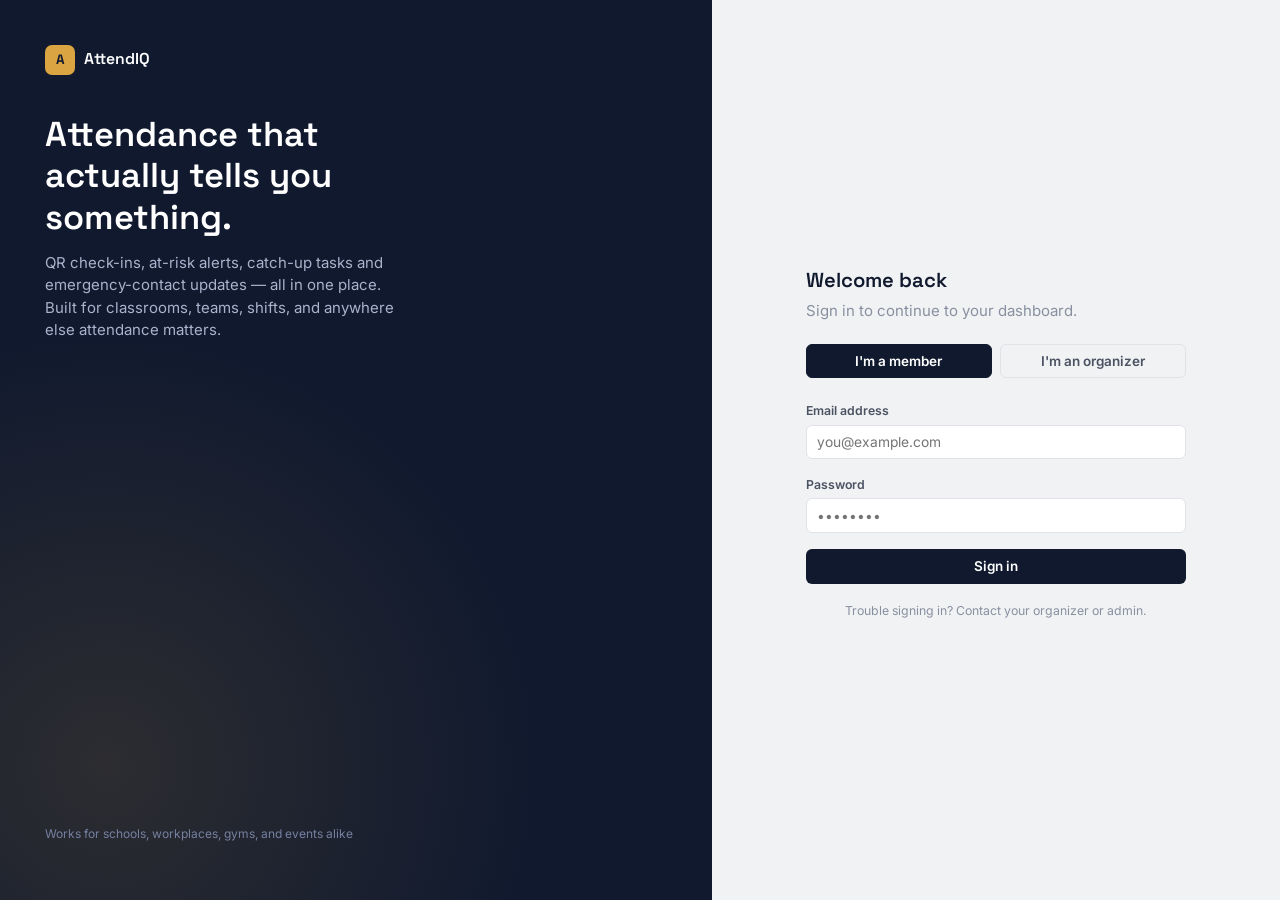
<file: index.html>
<!DOCTYPE html>
<html lang="en">
<head>
<meta charset="UTF-8" />
<meta name="viewport" content="width=device-width, initial-scale=1.0" />
<title>Sign in · Attendance System</title>
<link rel="preconnect" href="https://fonts.googleapis.com">
<link href="https://fonts.googleapis.com/css2?family=Space+Grotesk:wght@500;600;700&family=Inter:wght@400;500;600;700&display=swap" rel="stylesheet">
<link rel="stylesheet" href="css/style.css">
</head>
<body>

<div class="auth-shell">

  <!-- Left: brand panel -->
  <div class="auth-side">
    <div>
      <div class="sidebar-brand" style="border-bottom:none; padding-left:0;">
        <div class="mark">A</div>
        <span>AttendIQ</span>
      </div>
      <h1>Attendance that actually tells you something.</h1>
      <p>QR check-ins, at-risk alerts, catch-up tasks and emergency-contact updates — all in one place. Built for classrooms, teams, shifts, and anywhere else attendance matters.</p>
    </div>
    <p style="font-size:0.8rem; color:#7580a0;">Works for schools, workplaces, gyms, and events alike</p>
  </div>

  <!-- Right: form -->
  <div class="auth-form-wrap">
    <div class="auth-card">
      <h2>Welcome back</h2>
      <p class="muted" style="margin-bottom:1.4rem;">Sign in to continue to your dashboard.</p>

      <div class="role-toggle">
        <button type="button" class="active" id="btn-role-student" onclick="setRole('student')">I'm a member</button>
        <button type="button" id="btn-role-lecturer" onclick="setRole('lecturer')">I'm an organizer</button>
      </div>

      <form id="login-form">
        <div class="field">
          <label for="email">Email address</label>
          <input type="email" id="email" placeholder="you@example.com" required />
        </div>
        <div class="field">
          <label for="password">Password</label>
          <input type="password" id="password" placeholder="••••••••" required />
        </div>
        <button type="submit" class="btn btn-primary" style="width:100%;">Sign in</button>
      </form>

      <p class="text-center muted" style="margin-top:1.2rem; font-size:0.82rem;">
        Trouble signing in? Contact your organizer or admin.
      </p>
    </div>
  </div>

</div>

<script>
  let selectedRole = "student";

  function setRole(role) {
    selectedRole = role;
    document.getElementById("btn-role-student").classList.toggle("active", role === "student");
    document.getElementById("btn-role-lecturer").classList.toggle("active", role === "lecturer");
  }

  document.getElementById("login-form").addEventListener("submit", function (e) {
    e.preventDefault();
    // TODO (backend team): replace this with a real fetch() call to your
    // login API. For now we just redirect based on the selected role so
    // the frontend flow can be demoed end to end.
    if (selectedRole === "student") {
      window.location.href = "student-dashboard.html";
    } else {
      window.location.href = "lecturer-dashboard.html";
    }
  });
</script>

</body>
</html>
</file>
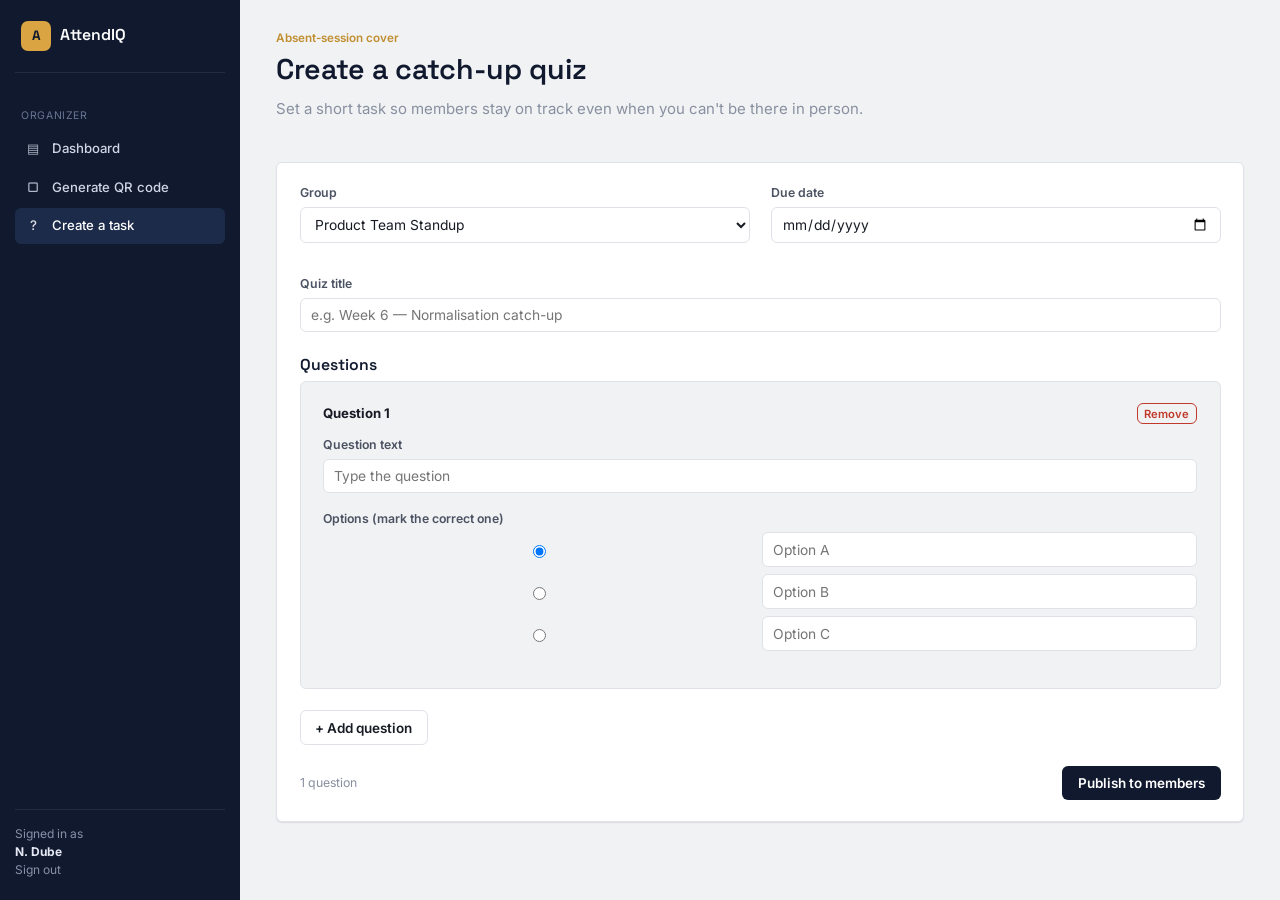
<file: quiz-creator.html>
<!DOCTYPE html>
<html lang="en">
<head>
<meta charset="UTF-8" />
<meta name="viewport" content="width=device-width, initial-scale=1.0" />
<title>Create a Quiz · AttendIQ</title>
<link href="https://fonts.googleapis.com/css2?family=Space+Grotesk:wght@500;600;700&family=Inter:wght@400;500;600;700&display=swap" rel="stylesheet">
<link rel="stylesheet" href="css/style.css">
</head>
<body>

<div class="app-shell">

  <aside class="sidebar">
    <div class="sidebar-brand"><div class="mark">A</div><span>AttendIQ</span></div>
    <div class="nav-group-label">Organizer</div>
    <a class="nav-link" href="lecturer-dashboard.html"><span class="ic">▤</span> Dashboard</a>
    <a class="nav-link" href="generate-qr.html"><span class="ic">▢</span> Generate QR code</a>
    <a class="nav-link" href="quiz-creator.html"><span class="ic">?</span> Create a task</a>
    <div class="sidebar-footer">Signed in as<br><strong style="color:#e6e9f4;">N. Dube</strong><br><a href="index.html" style="color:#8890a8;">Sign out</a></div>
  </aside>

  <main class="main">
    <div class="topbar">
      <div>
        <div class="eyebrow">Absent-session cover</div>
        <h1>Create a catch-up quiz</h1>
        <p class="mt-0 muted">Set a short task so members stay on track even when you can't be there in person.</p>
      </div>
    </div>

    <div class="panel">
      <div class="grid-2" style="margin-bottom:1rem;">
        <div class="field">
          <label for="qc-module">Group</label>
          <select id="qc-module"></select>
        </div>
        <div class="field">
          <label for="qc-due">Due date</label>
          <input type="date" id="qc-due" />
        </div>
      </div>
      <div class="field">
        <label for="qc-title">Quiz title</label>
        <input type="text" id="qc-title" placeholder="e.g. Week 6 — Normalisation catch-up" />
      </div>

      <h3 style="margin-top:1.6rem;">Questions</h3>
      <div id="questions-list"></div>
      <button class="btn btn-ghost" onclick="addQuestion()" style="margin-bottom:1.4rem;">+ Add question</button>

      <div class="flex-between">
        <span class="muted" style="font-size:0.82rem;" id="q-count">0 questions</span>
        <button class="btn btn-primary" onclick="publishQuiz()">Publish to members</button>
      </div>
    </div>
  </main>
</div>

<script src="js/app.js"></script>
<script>
  const moduleSelect = document.getElementById("qc-module");
  MOCK_LECTURER.modules.forEach((m) => {
    const opt = document.createElement("option");
    opt.value = m.id;
    opt.textContent = m.name;
    moduleSelect.appendChild(opt);
  });

  let questionCount = 0;

  function addQuestion() {
    questionCount++;
    const id = questionCount;
    const wrap = document.createElement("div");
    wrap.className = "panel";
    wrap.style.background = "var(--paper)";
    wrap.style.boxShadow = "none";
    wrap.id = `q-${id}`;
    wrap.innerHTML = `
      <div class="flex-between" style="margin-bottom:0.8rem;">
        <strong style="font-size:0.88rem;">Question ${id}</strong>
        <button class="btn btn-danger-ghost" style="padding:0.2em 0.6em; font-size:0.75rem;" onclick="removeQuestion(${id})">Remove</button>
      </div>
      <div class="field">
        <label>Question text</label>
        <input type="text" placeholder="Type the question" />
      </div>
      <div class="field">
        <label>Options (mark the correct one)</label>
        <div style="display:flex; gap:0.5rem; margin-bottom:0.5rem; align-items:center;">
          <input type="radio" name="correct-${id}" checked />
          <input type="text" placeholder="Option A" />
        </div>
        <div style="display:flex; gap:0.5rem; margin-bottom:0.5rem; align-items:center;">
          <input type="radio" name="correct-${id}" />
          <input type="text" placeholder="Option B" />
        </div>
        <div style="display:flex; gap:0.5rem; align-items:center;">
          <input type="radio" name="correct-${id}" />
          <input type="text" placeholder="Option C" />
        </div>
      </div>
    `;
    document.getElementById("questions-list").appendChild(wrap);
    updateCount();
  }

  function removeQuestion(id) {
    document.getElementById(`q-${id}`).remove();
    updateCount();
  }

  function updateCount() {
    const n = document.getElementById("questions-list").children.length;
    document.getElementById("q-count").textContent = `${n} question${n === 1 ? "" : "s"}`;
  }

  function publishQuiz() {
    const title = document.getElementById("qc-title").value;
    if (!title || document.getElementById("questions-list").children.length === 0) {
      alert("Add a title and at least one question before publishing.");
      return;
    }
    // TODO (backend team): collect all question/option inputs above into an
    // object and POST it to your API so it appears on members' quizzes.html.
    alert(`"${title}" published to members (demo only — not yet connected to a server).`);
  }

  addQuestion(); // start with one question ready to fill in
</script>

</body>
</html>
</file>
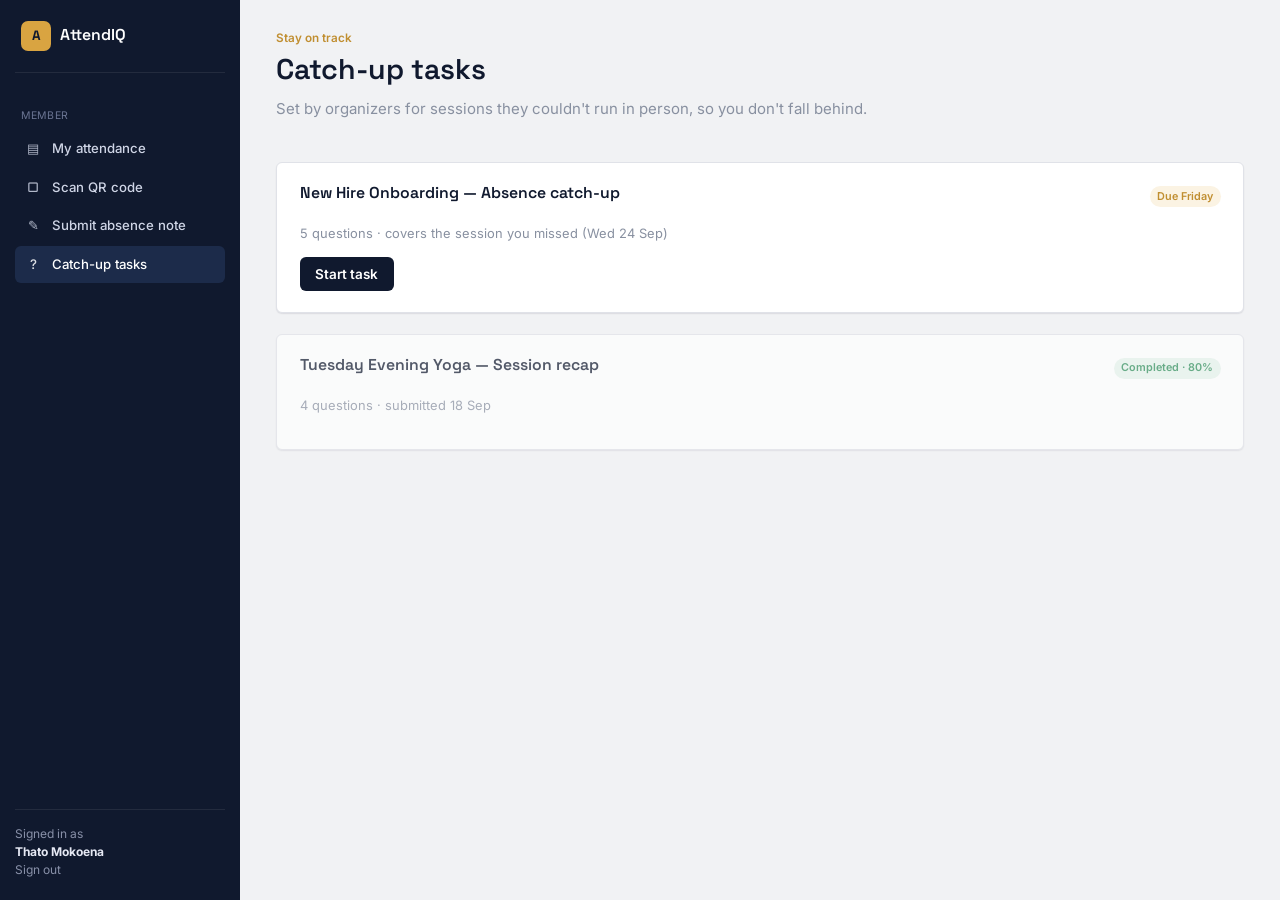
<file: quizzes.html>
<!DOCTYPE html>
<html lang="en">
<head>
<meta charset="UTF-8" />
<meta name="viewport" content="width=device-width, initial-scale=1.0" />
<title>Catch-up Quizzes · AttendIQ</title>
<link href="https://fonts.googleapis.com/css2?family=Space+Grotesk:wght@500;600;700&family=Inter:wght@400;500;600;700&display=swap" rel="stylesheet">
<link rel="stylesheet" href="css/style.css">
</head>
<body>

<div class="app-shell">

  <aside class="sidebar">
    <div class="sidebar-brand"><div class="mark">A</div><span>AttendIQ</span></div>
    <div class="nav-group-label">Member</div>
    <a class="nav-link" href="student-dashboard.html"><span class="ic">▤</span> My attendance</a>
    <a class="nav-link" href="scan.html"><span class="ic">▢</span> Scan QR code</a>
    <a class="nav-link" href="sick-note.html"><span class="ic">✎</span> Submit absence note</a>
    <a class="nav-link" href="quizzes.html"><span class="ic">?</span> Catch-up tasks</a>
    <div class="sidebar-footer">Signed in as<br><strong style="color:#e6e9f4;">Thato Mokoena</strong><br><a href="index.html" style="color:#8890a8;">Sign out</a></div>
  </aside>

  <main class="main">
    <div class="topbar">
      <div>
        <div class="eyebrow">Stay on track</div>
        <h1>Catch-up tasks</h1>
        <p class="mt-0 muted">Set by organizers for sessions they couldn't run in person, so you don't fall behind.</p>
      </div>
    </div>

    <!-- Quiz list -->
    <div id="quiz-list-view">
      <div class="panel">
        <div class="panel-head">
          <h3 class="mt-0">New Hire Onboarding — Absence catch-up</h3>
          <span class="badge badge-watch">Due Friday</span>
        </div>
        <p class="muted" style="font-size:0.86rem;">5 questions · covers the session you missed (Wed 24 Sep)</p>
        <button class="btn btn-primary" onclick="startQuiz()">Start task</button>
      </div>

      <div class="panel" style="opacity:0.7;">
        <div class="panel-head">
          <h3 class="mt-0">Tuesday Evening Yoga — Session recap</h3>
          <span class="badge badge-ok">Completed · 80%</span>
        </div>
        <p class="muted" style="font-size:0.86rem;">4 questions · submitted 18 Sep</p>
      </div>
    </div>

    <!-- Quiz taking view -->
    <div id="quiz-taking-view" class="hidden">
      <div class="panel">
        <div class="panel-head">
          <h3 class="mt-0" id="quiz-title">Question 1 of 3</h3>
          <span class="muted" id="quiz-progress" style="font-size:0.8rem;"></span>
        </div>
        <p id="quiz-question" style="font-size:1rem; color:var(--ink); font-weight:500;"></p>
        <div id="quiz-options"></div>
        <button class="btn btn-primary" id="quiz-next-btn" onclick="nextQuestion()">Next</button>
      </div>
    </div>

    <!-- Quiz result view -->
    <div id="quiz-result-view" class="hidden">
      <div class="panel text-center">
        <h2>Nice work!</h2>
        <p class="muted">You scored <strong id="quiz-score" style="color:var(--ink);"></strong> on this catch-up quiz.</p>
        <a href="quizzes.html" class="btn btn-ghost">Back to quizzes</a>
      </div>
    </div>

  </main>
</div>

<script src="js/app.js"></script>
<script>
  // Simple hardcoded quiz — in the real system, the lecturer's
  // quiz-creator.html page would generate this data and your backend
  // would serve it via an API call.
  const quiz = [
    { q: "Who should you contact first if you're unsure about a policy?", options: ["Your onboarding buddy", "Head office directly", "Nobody, just guess"], answer: 0 },
    { q: "Where can you find the onboarding handbook?", options: ["Shared drive", "It doesn't exist", "Printed only"], answer: 0 },
    { q: "What's the next step after completing this task?", options: ["Mark it complete and move to the next module", "Nothing, you're done forever", "Repeat it weekly"], answer: 0 },
  ];
  let currentQ = 0;
  let score = 0;
  let selectedOption = null;

  function startQuiz() {
    document.getElementById("quiz-list-view").classList.add("hidden");
    document.getElementById("quiz-taking-view").classList.remove("hidden");
    renderQuestion();
  }

  function renderQuestion() {
    const item = quiz[currentQ];
    selectedOption = null;
    document.getElementById("quiz-title").textContent = `Question ${currentQ + 1} of ${quiz.length}`;
    document.getElementById("quiz-progress").textContent = `Score so far: ${score}/${currentQ}`;
    document.getElementById("quiz-question").textContent = item.q;

    const optionsEl = document.getElementById("quiz-options");
    optionsEl.innerHTML = "";
    item.options.forEach((opt, i) => {
      const btn = document.createElement("button");
      btn.textContent = opt;
      btn.className = "btn btn-ghost";
      btn.style.display = "block";
      btn.style.width = "100%";
      btn.style.textAlign = "left";
      btn.style.marginBottom = "0.6rem";
      btn.onclick = () => {
        selectedOption = i;
        // Visually mark the chosen option
        [...optionsEl.children].forEach((c) => (c.style.borderColor = "var(--border)"));
        btn.style.borderColor = "var(--indigo-500)";
      };
      optionsEl.appendChild(btn);
    });
  }

  function nextQuestion() {
    if (selectedOption === null) {
      alert("Pick an answer first.");
      return;
    }
    if (selectedOption === quiz[currentQ].answer) score++;
    currentQ++;
    if (currentQ < quiz.length) {
      renderQuestion();
    } else {
      document.getElementById("quiz-taking-view").classList.add("hidden");
      document.getElementById("quiz-result-view").classList.remove("hidden");
      document.getElementById("quiz-score").textContent = `${score}/${quiz.length}`;
      // TODO (backend team): POST the score to your API here.
    }
  }
</script>

</body>
</html>
</file>
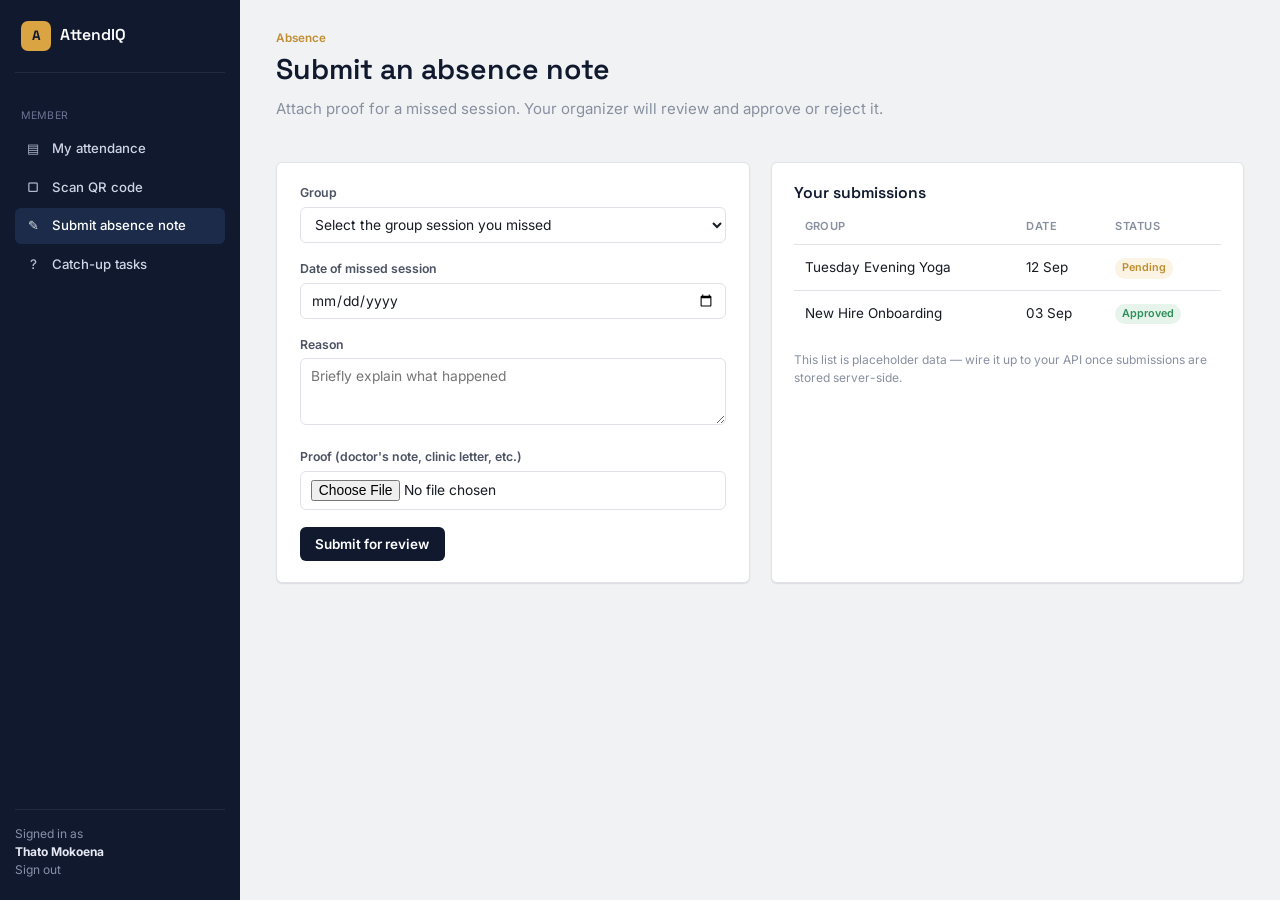
<file: sick-note.html>
<!DOCTYPE html>
<html lang="en">
<head>
<meta charset="UTF-8" />
<meta name="viewport" content="width=device-width, initial-scale=1.0" />
<title>Submit Absence Note · AttendIQ</title>
<link href="https://fonts.googleapis.com/css2?family=Space+Grotesk:wght@500;600;700&family=Inter:wght@400;500;600;700&display=swap" rel="stylesheet">
<link rel="stylesheet" href="css/style.css">
</head>
<body>

<div class="app-shell">

  <aside class="sidebar">
    <div class="sidebar-brand"><div class="mark">A</div><span>AttendIQ</span></div>
    <div class="nav-group-label">Member</div>
    <a class="nav-link" href="student-dashboard.html"><span class="ic">▤</span> My attendance</a>
    <a class="nav-link" href="scan.html"><span class="ic">▢</span> Scan QR code</a>
    <a class="nav-link" href="sick-note.html"><span class="ic">✎</span> Submit absence note</a>
    <a class="nav-link" href="quizzes.html"><span class="ic">?</span> Catch-up tasks</a>
    <div class="sidebar-footer">Signed in as<br><strong style="color:#e6e9f4;">Thato Mokoena</strong><br><a href="index.html" style="color:#8890a8;">Sign out</a></div>
  </aside>

  <main class="main">
    <div class="topbar">
      <div>
        <div class="eyebrow">Absence</div>
        <h1>Submit an absence note</h1>
        <p class="mt-0 muted">Attach proof for a missed session. Your organizer will review and approve or reject it.</p>
      </div>
    </div>

    <div class="grid-2">
      <div class="panel">
        <form id="sick-note-form">
          <div class="field">
            <label for="module">Group</label>
            <select id="module" required>
              <option value="">Select the group session you missed</option>
              <option>Product Team Standup</option>
              <option>New Hire Onboarding</option>
              <option>Tuesday Evening Yoga</option>
            </select>
          </div>

          <div class="field">
            <label for="session-date">Date of missed session</label>
            <input type="date" id="session-date" required />
          </div>

          <div class="field">
            <label for="reason">Reason</label>
            <textarea id="reason" rows="3" placeholder="Briefly explain what happened" required></textarea>
          </div>

          <div class="field">
            <label for="proof">Proof (doctor's note, clinic letter, etc.)</label>
            <input type="file" id="proof" accept=".pdf,.jpg,.jpeg,.png" required />
          </div>

          <button type="submit" class="btn btn-primary">Submit for review</button>
        </form>
      </div>

      <div class="panel">
        <h3>Your submissions</h3>
        <table>
          <thead><tr><th>Group</th><th>Date</th><th>Status</th></tr></thead>
          <tbody>
            <tr><td>Tuesday Evening Yoga</td><td>12 Sep</td><td><span class="badge badge-watch">Pending</span></td></tr>
            <tr><td>New Hire Onboarding</td><td>03 Sep</td><td><span class="badge badge-ok">Approved</span></td></tr>
          </tbody>
        </table>
        <p class="muted" style="font-size:0.8rem; margin-top:1rem;">This list is placeholder data — wire it up to your API once submissions are stored server-side.</p>
      </div>
    </div>
  </main>

</div>

<script src="js/app.js"></script>
<script>
  document.getElementById("sick-note-form").addEventListener("submit", function (e) {
    e.preventDefault();
    // TODO (backend team): send this as multipart/form-data to your API, e.g.
    //   const formData = new FormData();
    //   formData.append("module", document.getElementById("module").value);
    //   formData.append("proof", document.getElementById("proof").files[0]);
    //   fetch("https://your-api.com/sick-notes", { method: "POST", body: formData });
    alert("Absence note submitted for review (demo only — not yet connected to a server).");
    e.target.reset();
  });
</script>

</body>
</html>
</file>
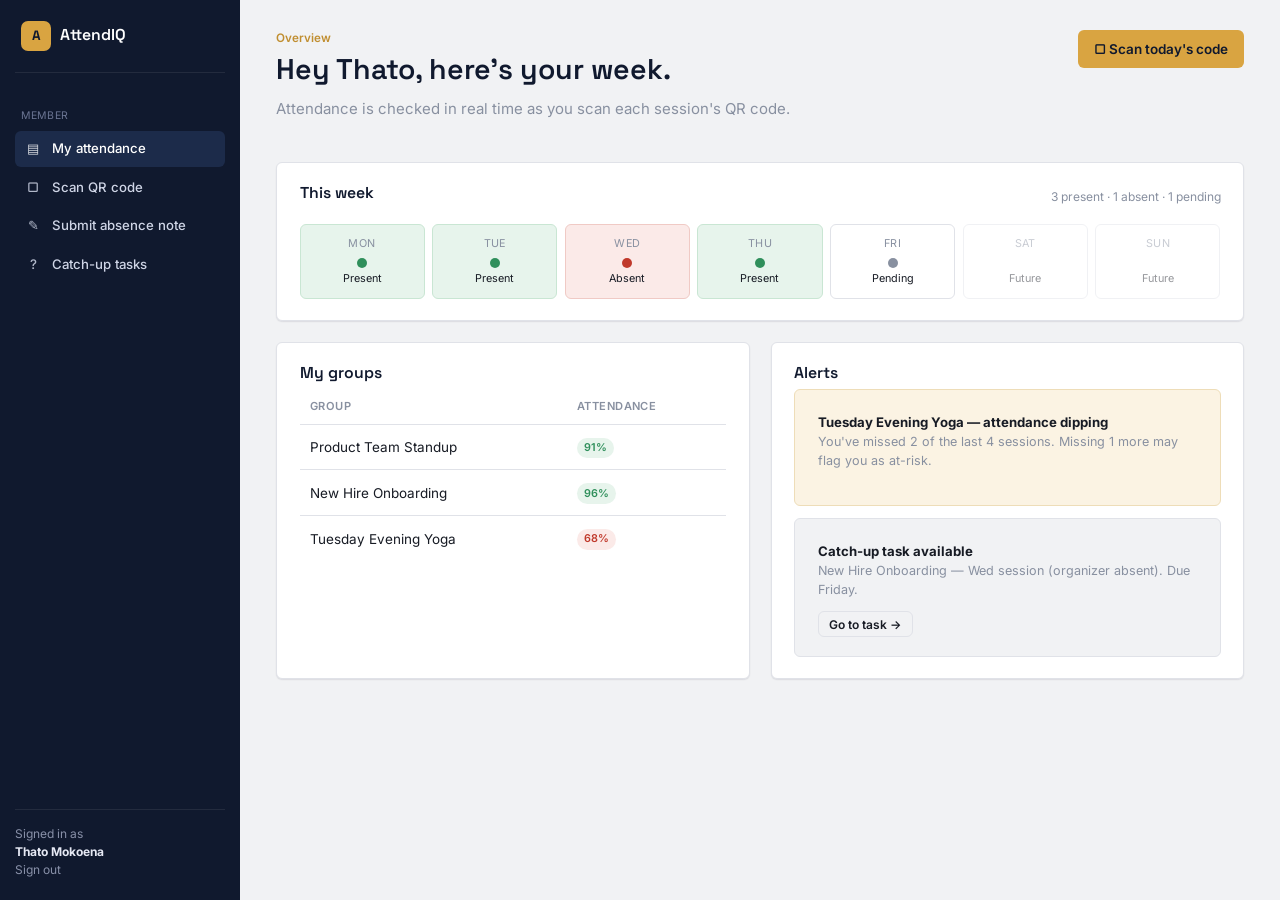
<file: student-dashboard.html>
<!DOCTYPE html>
<html lang="en">
<head>
<meta charset="UTF-8" />
<meta name="viewport" content="width=device-width, initial-scale=1.0" />
<title>My Attendance · AttendIQ</title>
<link href="https://fonts.googleapis.com/css2?family=Space+Grotesk:wght@500;600;700&family=Inter:wght@400;500;600;700&display=swap" rel="stylesheet">
<link rel="stylesheet" href="css/style.css">
</head>
<body>

<div class="app-shell">

  <!-- Sidebar -->
  <aside class="sidebar">
    <div class="sidebar-brand">
      <div class="mark">A</div>
      <span>AttendIQ</span>
    </div>

    <div class="nav-group-label">Member</div>
    <a class="nav-link" href="student-dashboard.html"><span class="ic">▤</span> My attendance</a>
    <a class="nav-link" href="scan.html"><span class="ic">▢</span> Scan QR code</a>
    <a class="nav-link" href="sick-note.html"><span class="ic">✎</span> Submit absence note</a>
    <a class="nav-link" href="quizzes.html"><span class="ic">?</span> Catch-up tasks</a>

    <div class="sidebar-footer">
      Signed in as<br><strong style="color:#e6e9f4;">Thato Mokoena</strong><br>
      <a href="index.html" style="color:#8890a8;">Sign out</a>
    </div>
  </aside>

  <!-- Main -->
  <main class="main">
    <div class="topbar">
      <div>
        <div class="eyebrow">Overview</div>
        <h1>Hey Thato, here's your week.</h1>
        <p class="mt-0 muted">Attendance is checked in real time as you scan each session's QR code.</p>
      </div>
      <a href="scan.html" class="btn btn-gold">▢ Scan today's code</a>
    </div>

    <!-- Week strip -->
    <div class="panel">
      <div class="panel-head">
        <h3 class="mt-0">This week</h3>
        <span class="muted" style="font-size:0.8rem;">3 present · 1 absent · 1 pending</span>
      </div>
      <div class="week-strip" id="week-strip"></div>
    </div>

    <div class="grid-2">
      <!-- Groups -->
      <div class="panel">
        <h3>My groups</h3>
        <table>
          <thead><tr><th>Group</th><th>Attendance</th></tr></thead>
          <tbody id="module-table"></tbody>
        </table>
      </div>

      <!-- Quick actions / alerts -->
      <div class="panel">
        <h3>Alerts</h3>
        <div class="panel" style="background:var(--warning-bg); border-color:#eeddb8; box-shadow:none; margin-bottom:0.8rem;">
          <strong style="font-size:0.88rem;">Tuesday Evening Yoga — attendance dipping</strong>
          <p class="mt-0 muted" style="font-size:0.84rem;">You've missed 2 of the last 4 sessions. Missing 1 more may flag you as at-risk.</p>
        </div>
        <div class="panel" style="background:var(--paper); box-shadow:none; margin-bottom:0;">
          <strong style="font-size:0.88rem;">Catch-up task available</strong>
          <p class="mt-0 muted" style="font-size:0.84rem;">New Hire Onboarding — Wed session (organizer absent). Due Friday.</p>
          <a href="quizzes.html" class="btn btn-ghost" style="font-size:0.8rem; padding:0.4em 0.9em;">Go to task →</a>
        </div>
      </div>
    </div>
  </main>

</div>

<script src="js/app.js"></script>
<script>
  // Render the week strip from mock data (see js/app.js)
  const stripEl = document.getElementById("week-strip");
  MOCK_WEEK.forEach(({ day, status }) => {
    const cell = document.createElement("div");
    cell.className = `day-cell ${status}`;
    cell.innerHTML = `<div class="d">${day}</div><div class="status-dot"></div><div style="font-size:0.72rem; text-transform:capitalize;">${status}</div>`;
    stripEl.appendChild(cell);
  });

  // Render module attendance percentages (mock numbers for now)
  const moduleAttendance = { "Product Team Standup": 91, "New Hire Onboarding": 96, "Tuesday Evening Yoga": 68 };
  const tableEl = document.getElementById("module-table");
  MOCK_STUDENT.modules.forEach((mod) => {
    const pct = moduleAttendance[mod] ?? 100;
    const badgeClass = pct >= 85 ? "badge-ok" : pct >= 75 ? "badge-watch" : "badge-risk";
    const row = document.createElement("tr");
    row.innerHTML = `<td>${mod}</td><td><span class="badge ${badgeClass}">${pct}%</span></td>`;
    tableEl.appendChild(row);
  });
</script>

</body>
</html>
</file>
<file: css/style.css>
/* =========================================================
   ATTENDANCE SYSTEM — SHARED DESIGN SYSTEM
   Palette: navy + gold, cool paper background
   Type: Space Grotesk (headings) + Inter (body/UI)
   ========================================================= */

:root {
  /* Color tokens */
  --navy-950: #10192e;
  --navy-800: #1c2b4a;
  --navy-700: #26365a;
  --indigo-500: #4a5da8;
  --gold-500: #d9a441;
  --gold-600: #c08e30;
  --paper: #f1f2f4;
  --paper-raised: #ffffff;
  --ink: #171b24;
  --ink-soft: #4b5262;
  --muted: #8890a0;
  --border: #e0e2e8;
  --success: #2f8f5b;
  --success-bg: #e7f4ec;
  --danger: #c0392b;
  --danger-bg: #fbeae8;
  --warning-bg: #fbf3e3;

  /* Type */
  --font-head: "Space Grotesk", "Helvetica Neue", sans-serif;
  --font-body: "Inter", "Helvetica Neue", sans-serif;

  /* Layout */
  --sidebar-w: 240px;
  --radius: 6px;
  --shadow-card: 0 1px 2px rgba(16, 25, 46, 0.06), 0 1px 1px rgba(16, 25, 46, 0.04);
}

* { box-sizing: border-box; }

html, body {
  margin: 0;
  padding: 0;
  background: var(--paper);
  color: var(--ink);
  font-family: var(--font-body);
  font-size: 15px;
  line-height: 1.5;
}

h1, h2, h3, h4 {
  font-family: var(--font-head);
  color: var(--navy-950);
  margin: 0 0 0.4em 0;
  line-height: 1.2;
}

h1 { font-size: 1.9rem; font-weight: 600; }
h2 { font-size: 1.35rem; font-weight: 600; }
h3 { font-size: 1.05rem; font-weight: 600; }

p { color: var(--ink-soft); margin: 0 0 1em 0; }

a { color: var(--indigo-500); text-decoration: none; }
a:hover { text-decoration: underline; }

button, .btn {
  font-family: var(--font-body);
  font-size: 0.9rem;
  font-weight: 600;
  border-radius: var(--radius);
  border: 1px solid transparent;
  padding: 0.6em 1.1em;
  cursor: pointer;
  transition: background 0.15s ease, border-color 0.15s ease;
}

.btn-primary {
  background: var(--navy-950);
  color: #fff;
}
.btn-primary:hover { background: var(--navy-800); }

.btn-gold {
  background: var(--gold-500);
  color: var(--navy-950);
}
.btn-gold:hover { background: var(--gold-600); }

.btn-ghost {
  background: transparent;
  border: 1px solid var(--border);
  color: var(--ink);
}
.btn-ghost:hover { border-color: var(--navy-950); }

.btn-danger-ghost {
  background: transparent;
  border: 1px solid var(--danger);
  color: var(--danger);
}
.btn-danger-ghost:hover { background: var(--danger-bg); }

input, select, textarea {
  font-family: var(--font-body);
  font-size: 0.92rem;
  padding: 0.6em 0.75em;
  border: 1px solid var(--border);
  border-radius: var(--radius);
  background: #fff;
  color: var(--ink);
  width: 100%;
}
input:focus, select:focus, textarea:focus {
  outline: 2px solid var(--indigo-500);
  outline-offset: 1px;
  border-color: var(--indigo-500);
}
label {
  display: block;
  font-size: 0.82rem;
  font-weight: 600;
  color: var(--ink-soft);
  margin-bottom: 0.35em;
}
.field { margin-bottom: 1.1em; }

/* ---------- App shell: sidebar + main ---------- */
.app-shell {
  display: flex;
  min-height: 100vh;
}

.sidebar {
  width: var(--sidebar-w);
  flex-shrink: 0;
  background: var(--navy-950);
  color: #cfd5e6;
  display: flex;
  flex-direction: column;
  padding: 1.4rem 1rem;
  position: sticky;
  top: 0;
  height: 100vh;
}

.sidebar-brand {
  display: flex;
  align-items: center;
  gap: 0.6rem;
  color: #fff;
  font-family: var(--font-head);
  font-weight: 600;
  font-size: 1.05rem;
  padding: 0 0.4rem 1.4rem 0.4rem;
  border-bottom: 1px solid rgba(255,255,255,0.08);
  margin-bottom: 1.2rem;
}
.sidebar-brand .mark {
  width: 30px; height: 30px;
  border-radius: 7px;
  background: var(--gold-500);
  display: flex; align-items: center; justify-content: center;
  color: var(--navy-950);
  font-weight: 700;
  font-size: 0.9rem;
}

.nav-group-label {
  font-size: 0.7rem;
  text-transform: uppercase;
  letter-spacing: 0.06em;
  color: #6b7593;
  padding: 0 0.4rem;
  margin: 1.1rem 0 0.5rem 0;
}

.nav-link {
  display: flex;
  align-items: center;
  gap: 0.65rem;
  padding: 0.55rem 0.6rem;
  border-radius: var(--radius);
  color: #cfd5e6;
  font-size: 0.88rem;
  font-weight: 500;
  margin-bottom: 0.15rem;
}
.nav-link:hover { background: rgba(255,255,255,0.06); text-decoration: none; }
.nav-link.active { background: var(--navy-800); color: #fff; }
.nav-link .ic { width: 18px; text-align: center; opacity: 0.85; }

.sidebar-footer {
  margin-top: auto;
  padding-top: 1rem;
  border-top: 1px solid rgba(255,255,255,0.08);
  font-size: 0.8rem;
  color: #8890a8;
}

.main {
  flex: 1;
  padding: 2rem 2.4rem;
  max-width: 1180px;
}

.topbar {
  display: flex;
  justify-content: space-between;
  align-items: flex-start;
  margin-bottom: 1.8rem;
  flex-wrap: wrap;
  gap: 1rem;
}

.eyebrow {
  color: var(--gold-600);
  font-weight: 600;
  font-size: 0.78rem;
  margin-bottom: 0.3rem;
}

/* ---------- Cards / panels ---------- */
.panel {
  background: var(--paper-raised);
  border: 1px solid var(--border);
  border-radius: var(--radius);
  padding: 1.4rem 1.5rem;
  box-shadow: var(--shadow-card);
  margin-bottom: 1.4rem;
}

.panel-head {
  display: flex;
  justify-content: space-between;
  align-items: center;
  margin-bottom: 1rem;
}

.grid-2 { display: grid; grid-template-columns: 1fr 1fr; gap: 1.4rem; }
.grid-3 { display: grid; grid-template-columns: repeat(3, 1fr); gap: 1.4rem; }

@media (max-width: 900px) {
  .grid-2, .grid-3 { grid-template-columns: 1fr; }
  .app-shell { flex-direction: column; }
  .sidebar { width: 100%; height: auto; position: relative; }
  .main { padding: 1.4rem; }
}

/* ---------- Stat block (used sparingly, not as generic card grid) ---------- */
.stat {
  display: flex;
  flex-direction: column;
}
.stat .num {
  font-family: var(--font-head);
  font-size: 2.1rem;
  font-weight: 600;
  color: var(--navy-950);
}
.stat .label {
  font-size: 0.82rem;
  color: var(--muted);
  margin-top: 0.15rem;
}
.stat .delta { font-size: 0.78rem; font-weight: 600; margin-top: 0.3rem; }
.delta.up { color: var(--success); }
.delta.down { color: var(--danger); }

/* ---------- Week strip: sequential attendance visual ---------- */
.week-strip {
  display: flex;
  gap: 0.5rem;
  margin-top: 0.6rem;
}
.day-cell {
  flex: 1;
  border-radius: var(--radius);
  padding: 0.7rem 0.4rem;
  text-align: center;
  border: 1px solid var(--border);
  background: #fff;
}
.day-cell .d { font-size: 0.72rem; color: var(--muted); text-transform: uppercase; letter-spacing: 0.04em; }
.day-cell .status-dot {
  width: 10px; height: 10px;
  border-radius: 50%;
  margin: 0.4rem auto 0.2rem auto;
}
.day-cell.present { background: var(--success-bg); border-color: #c9e6d3; }
.day-cell.present .status-dot { background: var(--success); }
.day-cell.absent { background: var(--danger-bg); border-color: #f0cac5; }
.day-cell.absent .status-dot { background: var(--danger); }
.day-cell.pending .status-dot { background: var(--muted); }
.day-cell.future { opacity: 0.45; }

/* ---------- Table ---------- */
table { width: 100%; border-collapse: collapse; }
th {
  text-align: left;
  font-size: 0.74rem;
  text-transform: uppercase;
  letter-spacing: 0.04em;
  color: var(--muted);
  font-weight: 600;
  padding: 0.6rem 0.7rem;
  border-bottom: 1px solid var(--border);
}
td {
  padding: 0.75rem 0.7rem;
  border-bottom: 1px solid var(--border);
  font-size: 0.9rem;
}
tr:last-child td { border-bottom: none; }

.badge {
  display: inline-block;
  padding: 0.2em 0.65em;
  border-radius: 20px;
  font-size: 0.72rem;
  font-weight: 600;
}
.badge-ok { background: var(--success-bg); color: var(--success); }
.badge-risk { background: var(--danger-bg); color: var(--danger); }
.badge-watch { background: var(--warning-bg); color: var(--gold-600); }

.risk-bar-track {
  width: 100px;
  height: 6px;
  background: var(--border);
  border-radius: 3px;
  overflow: hidden;
}
.risk-bar-fill { height: 100%; background: var(--danger); }

/* ---------- Auth / login split screen ---------- */
.auth-shell {
  display: flex;
  min-height: 100vh;
}
.auth-side {
  flex: 1.1;
  background: var(--navy-950);
  color: #fff;
  padding: 3rem;
  display: flex;
  flex-direction: column;
  justify-content: space-between;
  background-image: radial-gradient(circle at 15% 85%, rgba(217,164,65,0.14), transparent 45%);
}
.auth-side h1 {
  color: #fff;
  font-size: 2.3rem;
  max-width: 380px;
}
.auth-side p { color: #aab2cc; max-width: 360px; }
.auth-form-wrap {
  flex: 0.9;
  display: flex;
  align-items: center;
  justify-content: center;
  padding: 2rem;
}
.auth-card { width: 100%; max-width: 380px; }
.role-toggle { display: flex; gap: 0.5rem; margin-bottom: 1.6rem; }
.role-toggle button {
  flex: 1;
  background: var(--paper);
  border: 1px solid var(--border);
  color: var(--ink-soft);
}
.role-toggle button.active {
  background: var(--navy-950);
  color: #fff;
  border-color: var(--navy-950);
}
@media (max-width: 800px) {
  .auth-shell { flex-direction: column; }
  .auth-side { padding: 2rem; }
}

/* ---------- Utility ---------- */
.muted { color: var(--muted); }
.flex-between { display: flex; justify-content: space-between; align-items: center; }
.mt-0 { margin-top: 0; }
.text-center { text-align: center; }
.hidden { display: none !important; }
</file>
